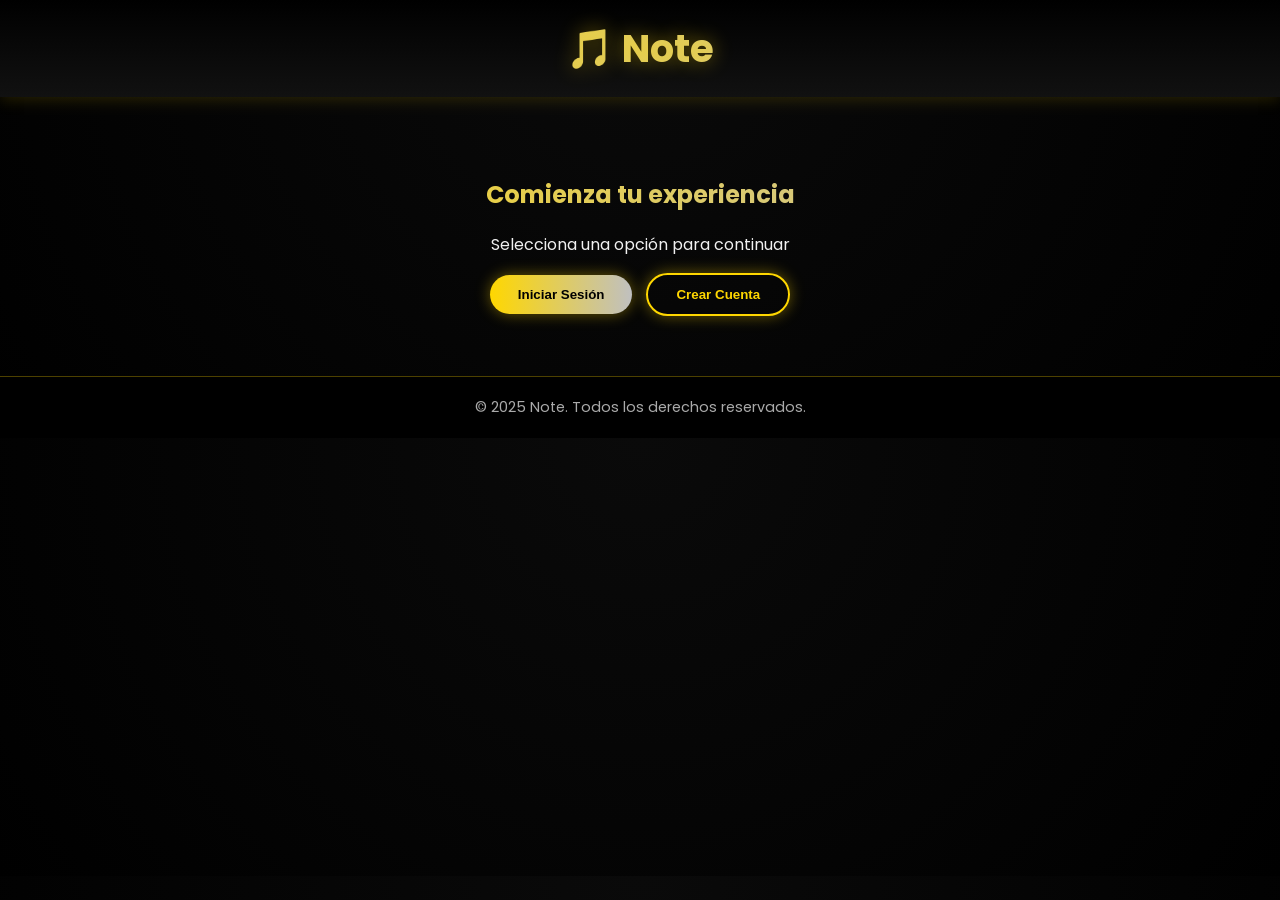
<file: acceso.html>
<!DOCTYPE html>
<html lang="es">
<head>
    <meta charset="UTF-8">
    <title>Acceso</title>
    <link rel="stylesheet" href="style.css">
</head>
<body>

  

<header>
    <h1 style="cursor: pointer;" onclick="window.location.href='index.html'">🎵 Note</h1>
</header>

<section class="contenido">

    <h2>Comienza tu experiencia</h2>
    <p>Selecciona una opción para continuar</p>

    <button onclick="window.location.href='login.html'">Iniciar Sesión</button>

    <button class="secundario" onclick="window.location.href='register.html'">
        Crear Cuenta
    </button>

</section>

<footer>
    © 2025 Note. Todos los derechos reservados.
</footer>

</body>
</html>
</file>
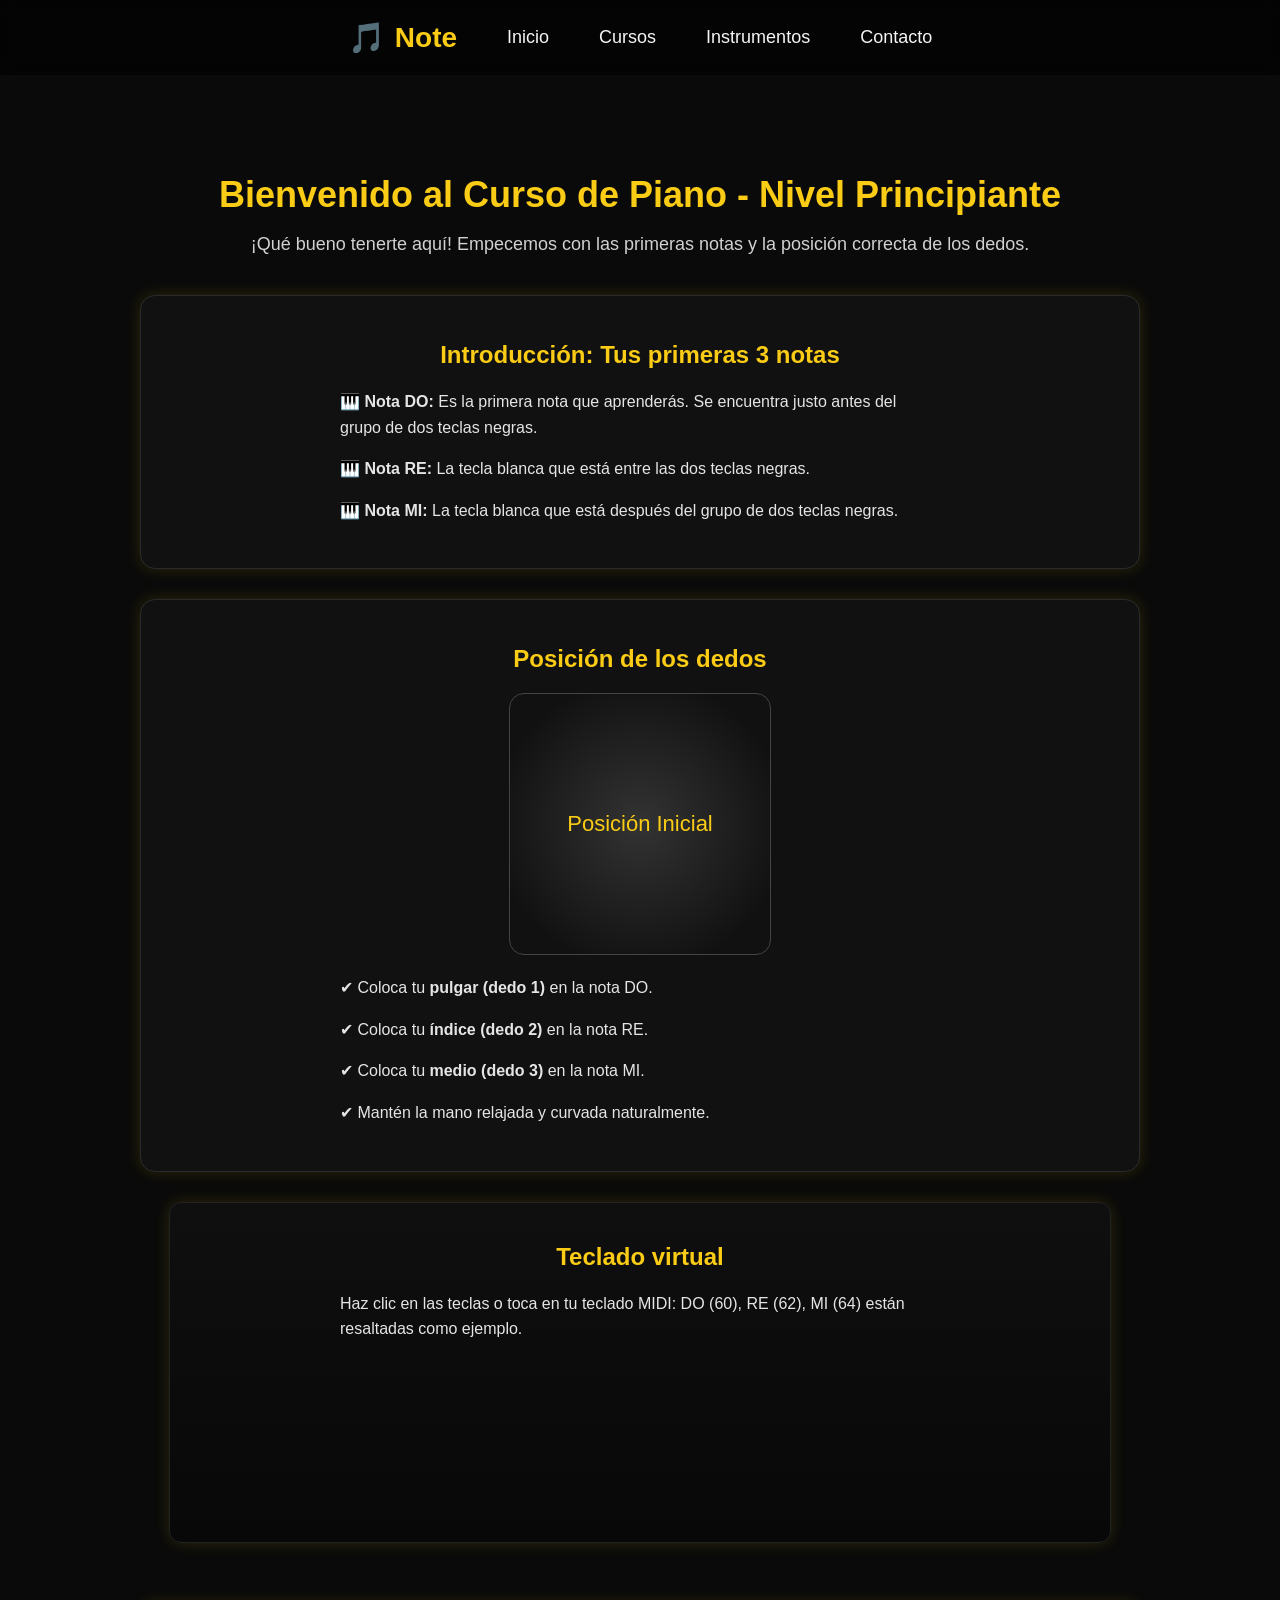
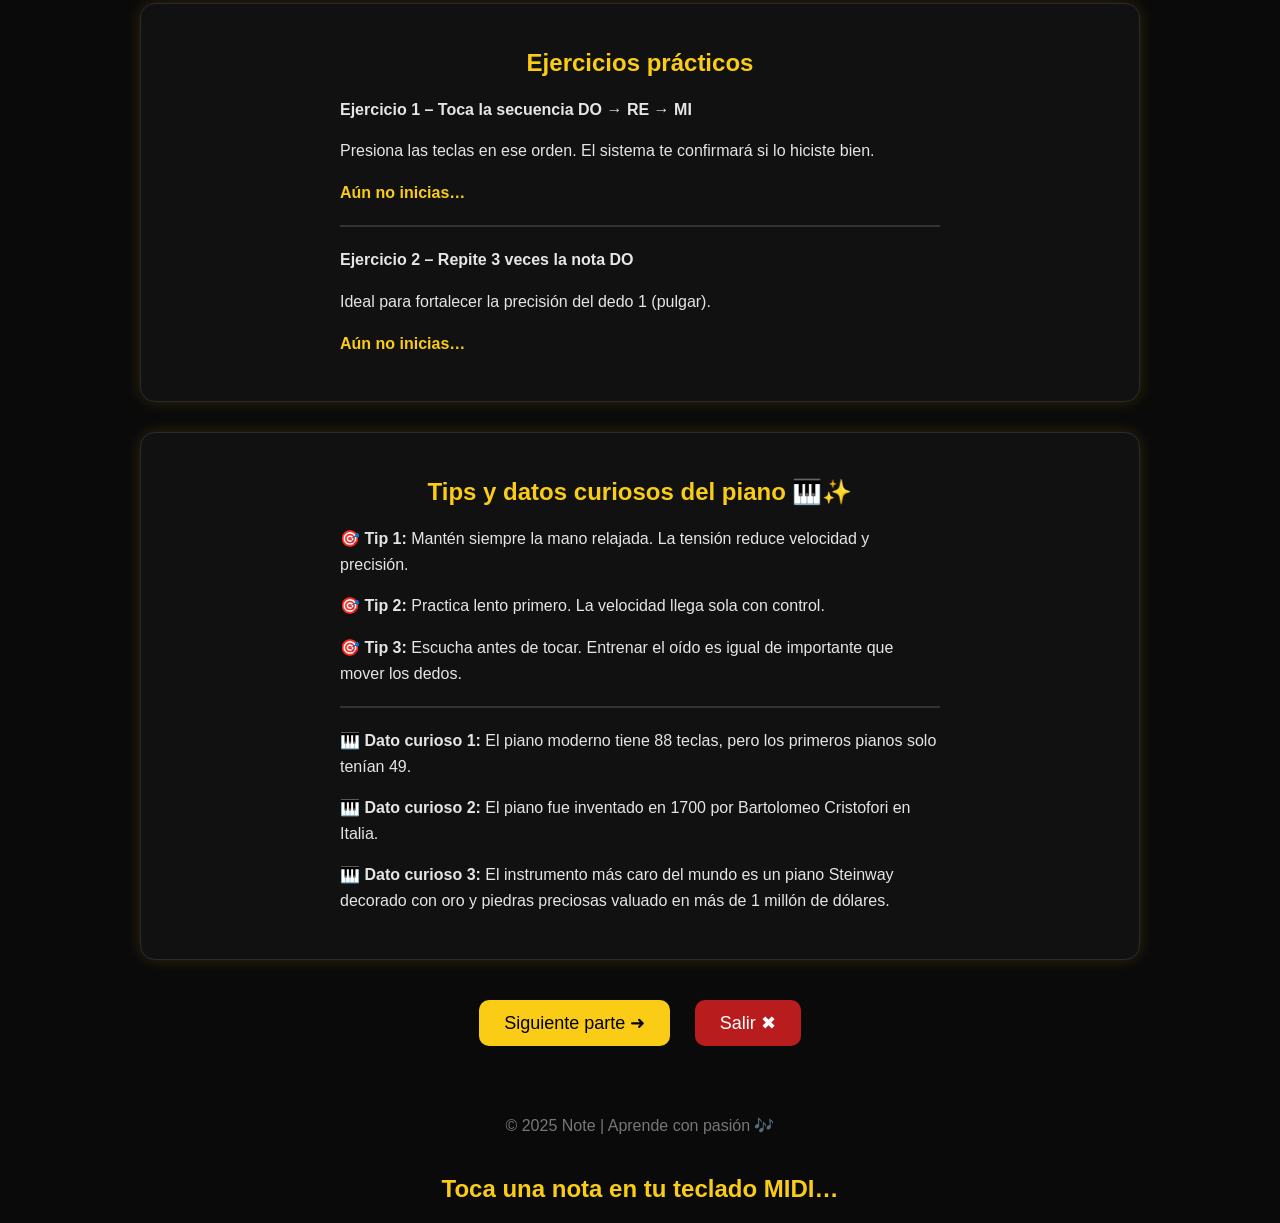
<file: boceto.html>
<!DOCTYPE html>
<html lang="es">
<head>
  <meta charset="UTF-8" />
  <meta name="viewport" content="width=device-width, initial-scale=1.0" />
  <title>Note | Nivel Principiante</title>
  <style>
    body {
      margin: 0;
      font-family: Arial, sans-serif;
      background: #0a0a0a;
      color: white;
    }

    /* NAVBAR */
    header {
      width: 100%;
      padding: 20px 0;
      background: rgba(0, 0, 0, 0.6);
      backdrop-filter: blur(6px);
      position: fixed;
      top: 0;
      left: 0;
      z-index: 10;
      display: flex;
      justify-content: center;
    }

    nav {
      display: flex;
      align-items: center;
      gap: 50px;
    }

    .logo {
      font-size: 28px;
      font-weight: bold;
      color: #facc15;
      display: flex;
      align-items: center;
      gap: 10px;
    }

    .logo span {
      font-size: 30px;
    }

    nav a {
      text-decoration: none;
      color: #f5f5f5;
      font-size: 18px;
      transition: 0.3s;
    }

    nav a:hover {
      color: #facc15;
    }

    /* SECCIÓN PRINCIPIANTE */
    .container {
      padding-top: 150px;
      max-width: 1000px;
      margin: auto;
      text-align: center;
    }

    h1 {
      font-size: 36px;
      color: #facc15;
      margin-bottom: 10px;
    }

    .sub {
      color: #d1d1d1;
      font-size: 18px;
      margin-bottom: 40px;
    }

    .card {
      background: #111111;
      border: 1px solid #2b2b2b;
      padding: 25px;
      border-radius: 15px;
      box-shadow: 0 0 15px rgba(255, 215, 0, 0.15);
      margin-bottom: 30px;
    }

    .card h2 {
      color: #facc15;
      margin-bottom: 15px;
    }

    .finger-diagram {
      width: 260px;
      height: 260px;
      border-radius: 15px;
      background: radial-gradient(circle, #333 0%, #111 80%);
      margin: 20px auto;
      display: flex;
      justify-content: center;
      align-items: center;
      color: #facc15;
      font-size: 22px;
      border: 1px solid #444;
    }

    .steps {
      text-align: left;
      max-width: 600px;
      margin: 20px auto;
      line-height: 1.6;
      color: #e5e5e5;
    }

    footer {
      margin-top: 50px;
      text-align: center;
      padding: 20px;
      color: #777;
    }

    /* TECLADO VIRTUAL */
    .piano-wrap {
      margin: 20px auto 60px;
      max-width: 900px;
      background: linear-gradient(180deg,#0f0f0f,#080808);
      padding: 20px;
      border-radius: 12px;
      border: 1px solid #222;
    }

    .piano {
      user-select: none;
      position: relative;
      height: 160px;
      display: flex;
      align-items: flex-end;
      justify-content: center;
      gap: 0;
      margin: 0 auto;
      width: 100%;
      max-width: 820px;
    }

    .key {
      width: calc(100% / 14);
      height: 160px;
      background: white;
      border: 1px solid #ccc;
      box-sizing: border-box;
      border-bottom-left-radius: 6px;
      border-bottom-right-radius: 6px;
      position: relative;
      z-index: 1;
      display:flex;
      align-items:flex-end;
      justify-content:center;
      padding-bottom:8px;
      color:#111;
      font-weight:bold;
    }

    .key.active {
      background: #facc15;
      color:#0a0a0a;
      box-shadow: 0 6px 18px rgba(250,204,21,0.25) inset;
    }

    .black {
      width: calc(100% / 21);
      height: 100px;
      background: #111;
      position: absolute;
      z-index: 2;
      margin-left: -calc((100% / 21) / 2);
      border-radius: 4px;
      color: #fff;
      display:flex;
      align-items:flex-end;
      justify-content:center;
      padding-bottom:8px;
      font-weight:bold;
    }

    .black.active {
      background: #facc15;
      color:#0a0a0a;
      box-shadow: 0 6px 18px rgba(250,204,21,0.25) inset;
    }

    /* etiquetas */
    .key span, .black span{
      font-size:12px;
      opacity:0.9;
    }

    /* Responsive */
    @media (max-width:600px){
      .piano {height:120px}
      .key{height:120px}
      .black{height:75px}
    }
  </style>
</head>
<body>

  <header>
    <nav>
      <div class="logo">
        <span>🎵</span> Note
      </div>
      <a href="#">Inicio</a>
      <a href="#">Cursos</a>
      <a href="#">Instrumentos</a>
      <a href="#">Contacto</a>
    </nav>
  </header>

  <div class="container">
    <h1>Bienvenido al Curso de Piano - Nivel Principiante</h1>
    <p class="sub">¡Qué bueno tenerte aquí! Empecemos con las primeras notas y la posición correcta de los dedos.</p>

    <div class="card">
      <h2>Introducción: Tus primeras 3 notas</h2>
      <div class="steps">
        <p><strong>🎹 Nota DO:</strong> Es la primera nota que aprenderás. Se encuentra justo antes del grupo de dos teclas negras.</p>
        <p><strong>🎹 Nota RE:</strong> La tecla blanca que está entre las dos teclas negras.</p>
        <p><strong>🎹 Nota MI:</strong> La tecla blanca que está después del grupo de dos teclas negras.</p>
      </div>
    </div>

    <div class="card">
      <h2>Posición de los dedos</h2>
      <div class="finger-diagram">Posición Inicial</div>

      <div class="steps">
        <p>✔ Coloca tu <strong>pulgar (dedo 1)</strong> en la nota DO.</p>
        <p>✔ Coloca tu <strong>índice (dedo 2)</strong> en la nota RE.</p>
        <p>✔ Coloca tu <strong>medio (dedo 3)</strong> en la nota MI.</p>
        <p>✔ Mantén la mano relajada y curvada naturalmente.</p>
      </div>
    </div>

    <!-- Teclado virtual -->
    <div class="piano-wrap card">
      <h2>Teclado virtual</h2>
      <p class="steps">Haz clic en las teclas o toca en tu teclado MIDI: DO (60), RE (62), MI (64) están resaltadas como ejemplo.</p>

      <div class="piano" id="piano"></div>
    </div>

    <!-- Ejercicios prácticos -->
    <div class="card">
      <h2>Ejercicios prácticos</h2>
      <div class="steps">
        <p><strong>Ejercicio 1 – Toca la secuencia DO → RE → MI</strong></p>
        <p>Presiona las teclas en ese orden. El sistema te confirmará si lo hiciste bien.</p>
        <p id="ej1-estado" style="color:#facc15; font-weight:bold; margin-top:10px;">Aún no inicias…</p>
        <hr style="border:1px solid #333; margin:20px 0;">

        <p><strong>Ejercicio 2 – Repite 3 veces la nota DO</strong></p>
        <p>Ideal para fortalecer la precisión del dedo 1 (pulgar).</p>
        <p id="ej2-estado" style="color:#facc15; font-weight:bold; margin-top:10px;">Aún no inicias…</p>
      </div>
    </div>

    <!-- Tips y datos curiosos -->
    <div class="card">
      <h2>Tips y datos curiosos del piano 🎹✨</h2>
      <div class="steps">
        <p><strong>🎯 Tip 1:</strong> Mantén siempre la mano relajada. La tensión reduce velocidad y precisión.</p>
        <p><strong>🎯 Tip 2:</strong> Practica lento primero. La velocidad llega sola con control.</p>
        <p><strong>🎯 Tip 3:</strong> Escucha antes de tocar. Entrenar el oído es igual de importante que mover los dedos.</p>
        <hr style="border:1px solid #333; margin:20px 0;">
        <p><strong>🎹 Dato curioso 1:</strong> El piano moderno tiene 88 teclas, pero los primeros pianos solo tenían 49.</p>
        <p><strong>🎹 Dato curioso 2:</strong> El piano fue inventado en 1700 por Bartolomeo Cristofori en Italia.</p>
        <p><strong>🎹 Dato curioso 3:</strong> El instrumento más caro del mundo es un piano Steinway decorado con oro y piedras preciosas valuado en más de 1 millón de dólares.</p>
      </div>
    </div>

    <!-- Botones navegación -->
    <div style="margin:40px auto; text-align:center;">
      <button id="btn-next" style="padding:12px 25px; font-size:18px; background:#facc15; border:none; border-radius:10px; cursor:pointer; margin-right:20px;">Siguiente parte ➜</button>
      <button id="btn-exit" style="padding:12px 25px; font-size:18px; background:#b91c1c; color:white; border:none; border-radius:10px; cursor:pointer;">Salir ✖</button>
    </div>

  <footer>
      © 2025 Note | Aprende con pasión 🎶
    </footer>
  </div>

  <h2 id="nota-detectada" style="color:#facc15; margin-top:20px; text-align:center;">
    Toca una nota en tu teclado MIDI…
  </h2>

  <script>
    /* ---------- UTILIDADES MIDI & AUDIO ---------- */
    const notaToName = {
      60: 'DO', 61:'DO#', 62: 'RE',63:'RE#',64:'MI',65:'FA',66:'FA#',67:'SOL',68:'SOL#',69:'LA',70:'LA#',71:'SI'
    };

    // WebAudio para generar tonos simples
    const audioCtx = new (window.AudioContext || window.webkitAudioContext)();
    function midiToFreq(m){
      return 440 * Math.pow(2, (m - 69) / 12);
    }

    function playMidiNote(midi, duration = 0.6){
      const osc = audioCtx.createOscillator();
      const gain = audioCtx.createGain();
      osc.type = 'sine';
      osc.frequency.value = midiToFreq(midi);
      gain.gain.setValueAtTime(0, audioCtx.currentTime);
      gain.gain.linearRampToValueAtTime(0.2, audioCtx.currentTime + 0.01);
      gain.gain.exponentialRampToValueAtTime(0.001, audioCtx.currentTime + duration);
      osc.connect(gain);
      gain.connect(audioCtx.destination);
      osc.start();
      osc.stop(audioCtx.currentTime + duration + 0.02);
    }

    /* ---------- CREAR TECLAS DEL TECLADO ---------- */
    const pianoEl = document.getElementById('piano');
    // Construiremos desde C4 (midi 60) hasta B4 (71) -> 12 notas blancas/negra distribuidas
    const whiteOrder = [60,62,64,65,67,69,71]; // DO RE MI FA SOL LA SI
    const blackOrder = [61,63,null,66,68,70,null];

    // Create white keys
    whiteOrder.forEach((midi, i) => {
      const key = document.createElement('div');
      key.classList.add('key');
      key.dataset.midi = midi;
      key.innerHTML = '<span>' + (notaToName[midi] || midi) + '</span>';
      key.addEventListener('mousedown', () => { triggerKey(midi); });
      pianoEl.appendChild(key);
    });

    // Position black keys absolutely
    const whiteKeys = pianoEl.querySelectorAll('.key');
    whiteKeys.forEach((wkey, i) => {
      const midiBlack = blackOrder[i];
      if (midiBlack) {
        const b = document.createElement('div');
        b.classList.add('black');
        b.style.left = calc(${(i + 0.5) * (100/7)}%);
        b.dataset.midi = midiBlack;
        b.innerHTML = '<span>' + (notaToName[midiBlack] || midiBlack) + '</span>';
        b.addEventListener('mousedown', () => { triggerKey(midiBlack); });
        pianoEl.appendChild(b);
      }
    });

    function highlightKey(midi){
      // busca key blanco o negro con ese midi
      const el = pianoEl.querySelector('[data-midi="'+midi+'"]');
      if(!el) return;
      el.classList.add('active');
      setTimeout(()=> el.classList.remove('active'), 300);
    }

    function triggerKey(midi){
      playMidiNote(midi);
      highlightKey(midi);
      // Si es DO/RE/MI mostramos texto
      if([60,62,64].includes(midi)){
        document.getElementById('nota-detectada').textContent = 'Has tocado: ' + (notaToName[midi] || midi) + ' 🎵';
      }
    }

    /* ---------- WEB MIDI INTEGRACIÓN ---------- */
    if (navigator.requestMIDIAccess) {
      navigator.requestMIDIAccess().then(onMIDISuccess, onMIDIFailure);
    } else {
      console.warn("Tu navegador no soporta WebMIDI.");
    }

    function onMIDISuccess(midiAccess) {
      for (let input of midiAccess.inputs.values()) {
        input.onmidimessage = (msg) => {
          const [cmd, note, vel] = msg.data;
          // Nota ON
          if (cmd === 144 && vel > 0) {
            triggerKey(note);
          }
        };
      }
    }

    function onMIDIFailure() {
      console.log("No se pudo acceder al dispositivo MIDI.");
    }

    /* Soporte teclado físico del PC (opcional) */
    const keyMap = {
      // teclas del teclado QWERTY -> notas
      'a':60, 'w':61, 's':62, 'e':63, 'd':64, 'f':65, 't':66, 'g':67, 'y':68, 'h':69, 'u':70, 'j':71
    };

    window.addEventListener('keydown', (e)=>{
      if(e.repeat) return;
      const midi = keyMap[e.key];
      if(midi) triggerKey(midi);
    });

  </script>

</body>
</html>
</file>
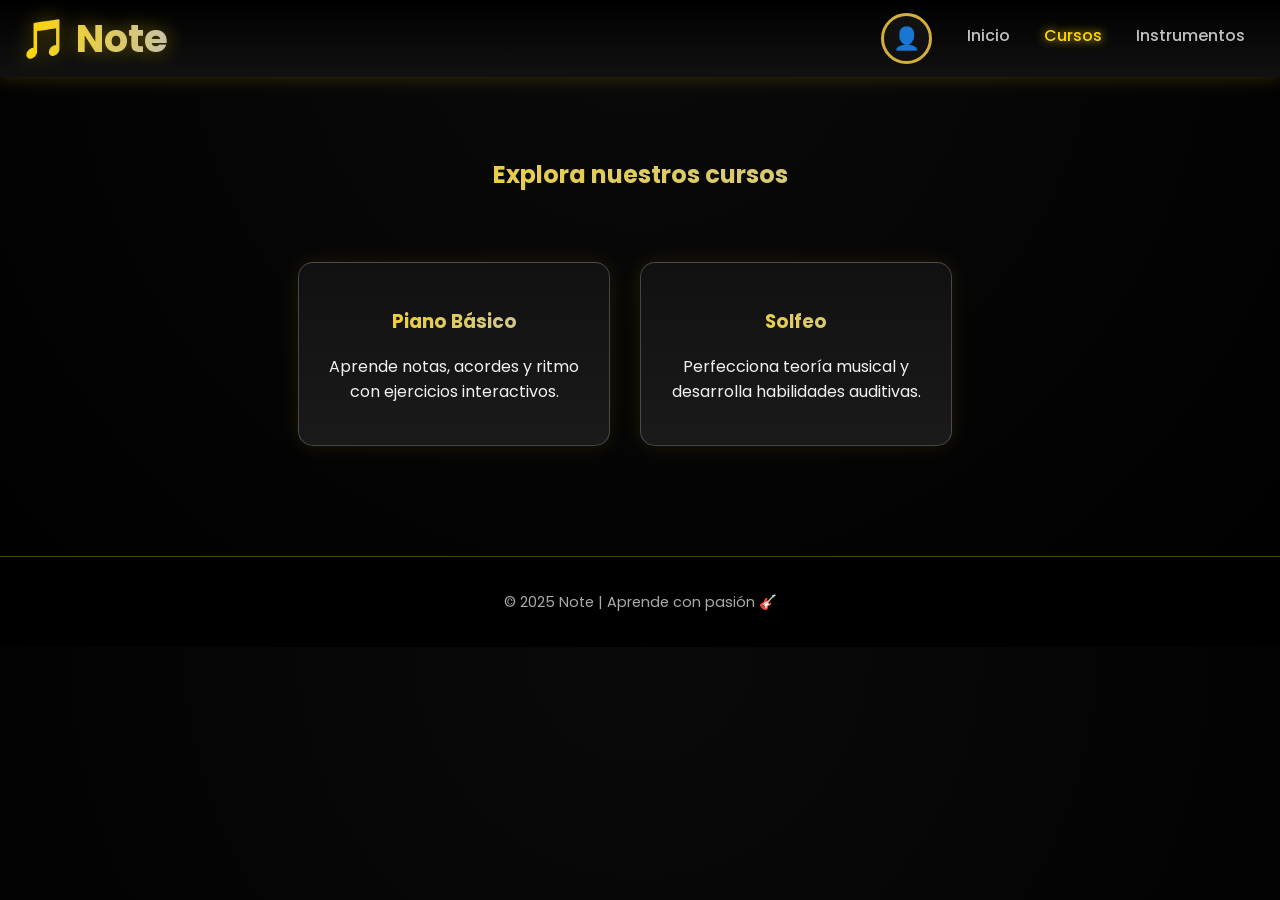
<file: cursos.html>
<!DOCTYPE html>
<html lang="es">
<head>
  <meta charset="UTF-8">
  <meta name="viewport" content="width=device-width, initial-scale=1.0">
  <title>Cursos | Note</title>
  <link rel="stylesheet" href="style.css">

  <style>
    /* ICONO DE USUARIO */
    .usuario-box {
      margin-left: auto;
      margin-right: 20px;
      display: flex;
      align-items: center;
      cursor: pointer;
    }

    .usuario-icono {
      width: 45px;
      height: 45px;
      border-radius: 50%;
      border: 3px solid #d4af37; 
      display: flex;
      justify-content: center;
      align-items: center;
      font-size: 22px;
      background-color: #111;
      color: white;
    }

    header {
      display: flex;
      align-items: center;
      padding: 10px 20px;
    }

    header h1 {
      cursor: pointer;
      margin: 0;
    }
  </style>
</head>

<body>



<header>
    <!--NOMBRE CLICKABLE-->
    <h1 onclick="window.location.href='index.html'">🎵 Note</h1>

    <!-- ICONO DEL USUARIO -->
    <div class="usuario-box" onclick="window.location.href='perfil.html'">
      <div class="usuario-icono">👤</div>
    </div>

    <nav>
      <ul>
        <li><a href="index.html">Inicio</a></li>
        <li><a href="cursos.html" class="active">Cursos</a></li>
        <li><a href="instrumentos.html">Instrumentos</a></li>
      </ul>
    </nav>
</header>

<main class="contenido">
  <h2>Explora nuestros cursos</h2>

  <div class="cards">
    <div class="card">
      <a href="piano1.html" style="text-decoration:none; color:inherit;">
      <h3>Piano Básico</h3>
      <p>Aprende notas, acordes y ritmo con ejercicios interactivos.</p>
      </a>
    </div>

    <div class="card">
      <a href="solfeo.html"  style="text-decoration:none; color:inherit;">
      <h3>Solfeo</h3>
      <p>Perfecciona teoría musical y desarrolla habilidades auditivas.</p>
    </div>
  </div>
</main>

<footer>
  <p>© 2025 Note | Aprende con pasión 🎸</p>
</footer>


<script>
const logueado = localStorage.getItem("logueado");

if (logueado === "1") {
    const itemInicio = document.querySelector("nav ul li:first-child");
    if (itemInicio) itemInicio.style.display = "none";
}
</script>

</body>
</html>
</file>
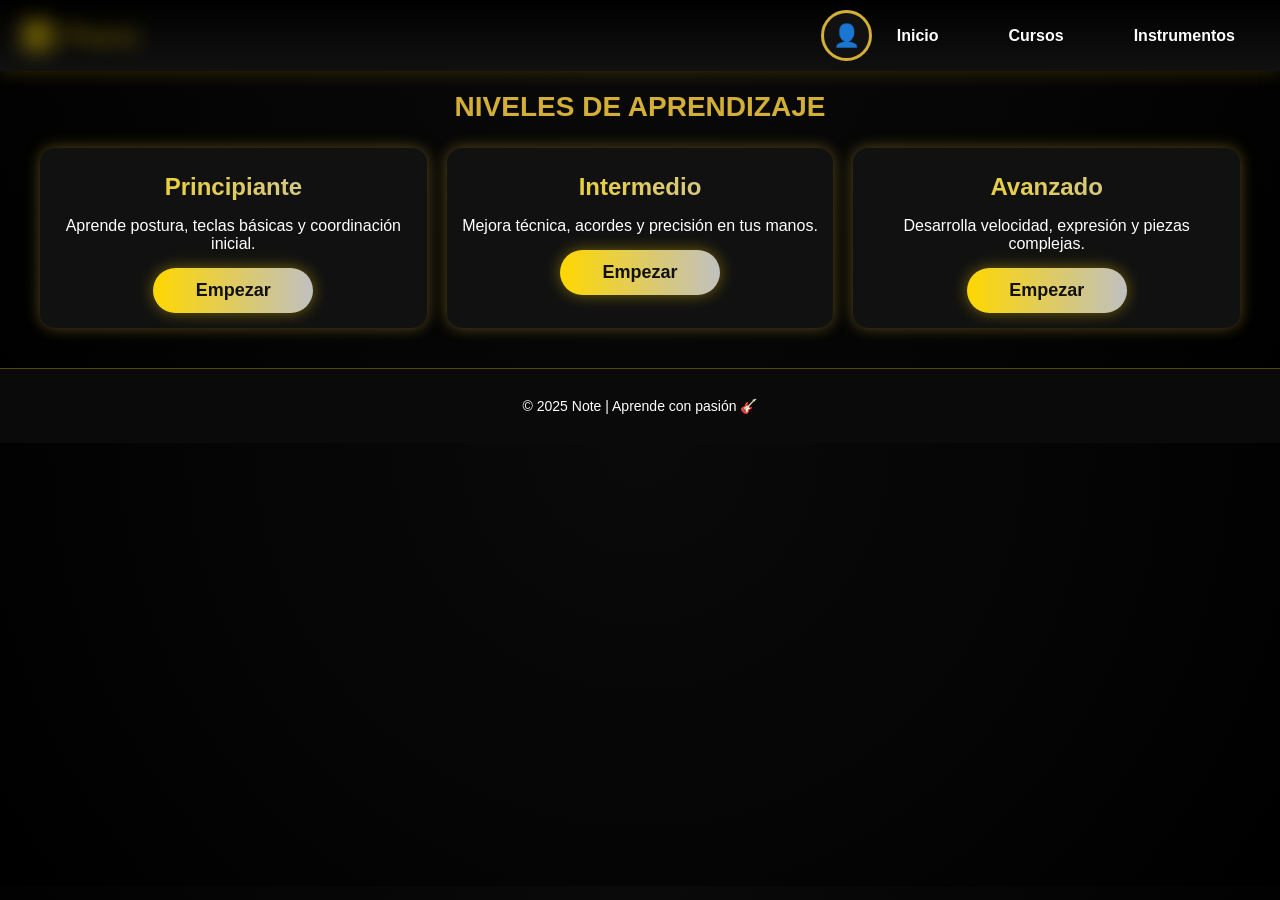
<file: piano1.html>
<!DOCTYPE html>
<html lang="es">
<head>
<meta charset="UTF-8">
<meta name="viewport" content="width=device-width, initial-scale=1.0">
<title>Piano - Note</title>
<link rel="stylesheet" href="style.css">

<style>
    body {
        background-color: #000;
        color: #fff;
        font-family: 'Arial', sans-serif;
        margin: 0;
        padding: 0;
    }

    /* HEADER */
    header {
        display: flex;
        align-items: center;
        justify-content: space-between;
        padding: 10px 20px;
        background-color: #0a0a0a;
    }

    /* LOGO Y TITULO */
    .logo-titulo {
        display: flex;
        align-items: center;
        cursor: pointer;
        gap: 10px;
    }

    .logo-titulo h1 {
        margin: 0;
        font-size: 28px;
        color: #d4af37;
        background: none;
    }

    /* ICONO DE USUARIO */
    .usuario-box {
        margin-left: auto;
        display: flex;
        align-items: center;
        cursor: pointer;
    }

    .usuario-icono {
        width: 45px;
        height: 45px;
        border-radius: 50%;
        border: 3px solid #d4af37;
        display: flex;
        justify-content: center;
        align-items: center;
        font-size: 22px;
        background-color: #111;
        color: white;
    }

    /* NAV */
    nav ul {
        display: flex;
        list-style: none;
        gap: 20px;
        margin: 0;
        padding: 0;
    }

    nav ul li a {
        color: #fff;
        font-weight: bold;
        padding: 5px 10px;
        border-radius: 5px;
    }

    nav ul li a.active,
    nav ul li a:hover {
        background-color: #d4af37;
        color: #111;
    }

    /* CONTENEDOR PRINCIPAL */
    .contenedor {
        max-width: 1200px;
        margin: 20px auto;
        padding: 0 20px;
    }

    .titulo-seccion {
        font-size: 28px;
        font-weight: bold;
        margin-bottom: 25px;
        text-align: center;
        color: #d4af37;
    }

    /* TARJETAS */
    .tarjetas {
        display: grid;
        grid-template-columns: repeat(auto-fit, minmax(280px, 1fr));
        gap: 20px;
    }

    .tarjeta {
        background-color: #111;
        border-radius: 15px;
        padding: 15px;
        box-shadow: 0 0 15px rgba(212, 175, 55, 0.4);
        transition: transform 0.3s, box-shadow 0.3s;
    }

    .tarjeta:hover {
        transform: translateY(-5px);
        box-shadow: 0 0 25px rgba(212, 175, 55, 0.7);
    }

    .tarjeta img {
        width: 100%;
        border-radius: 10px;
        margin-bottom: 10px;
    }

    .tarjeta h2 {
        color: #d4af37;
        margin: 10px 0 5px 0;
        text-align: center;
    }

    .tarjeta p {
        text-align: center;
        margin-bottom: 15px;
    }

    .boton-empezar {
        display: block;
        width: 160px;
        margin: 0 auto;
        padding: 12px 0;
        background-color: #d4af37;
        color: #111;
        border: none;
        border-radius: 25px;
        font-size: 18px;
        font-weight: bold;
        cursor: pointer;
        transition: background-color 0.3s;
    }

    .boton-empezar:hover {
        background-color: #b8962f;
    }

    footer {
        text-align: center;
        padding: 15px 0;
        background-color: #0a0a0a;
        color: #fff;
        margin-top: 40px;
        font-size: 14px;
    }
</style>
</head>
<body>


<header>
    <div class="logo-titulo" onclick="window.location.href='index.html'">
        <h1>🎹 Piano</h1>
    </div>

    <div class="usuario-box" onclick="window.location.href='perfil.html'">
        <div class="usuario-icono">👤</div>
    </div>

    <nav>
        <ul>
            <li><a href="index.html">Inicio</a></li>
            <li><a href="cursos.html">Cursos</a></li>
            <li><a href="instrumentos.html">Instrumentos</a></li>
        </ul>
    </nav>
</header>

<div class="contenedor">
    <div class="titulo-seccion">NIVELES DE APRENDIZAJE</div>

    <div class="tarjetas">
        <div class="tarjeta">
            
            <h2>Principiante</h2>
            <p>Aprende postura, teclas básicas y coordinación inicial.</p>
<button class="boton-empezar" onclick="window.location.href='Principiante.html'">Empezar</button>
        </div>

        <div class="tarjeta">
            
            <h2>Intermedio</h2>
            <p>Mejora técnica, acordes y precisión en tus manos.</p>
            <button class="boton-empezar" onclick="alert('Aún no puedes entrar a este nivel hasta que finalices el primer nivel')">Empezar</button>
        </div>

        <div class="tarjeta">
            
            <h2>Avanzado</h2>
            <p>Desarrolla velocidad, expresión y piezas complejas.</p>
            <button class="boton-empezar" onclick="alert('Aún no puedes entrar a este nivel hasta que finalices el primer nivel')">Empezar</button>
        </div>
    </div>
</div>

<footer>
    <p>© 2025 Note | Aprende con pasión 🎸</p>
</footer>

<script>
const logueado = localStorage.getItem("logueado");
if (logueado === "1") {
    const itemInicio = document.querySelector("nav ul li:first-child");
    if (itemInicio) itemInicio.style.display = "none";
}
</script>

</body>
</html>
</file>
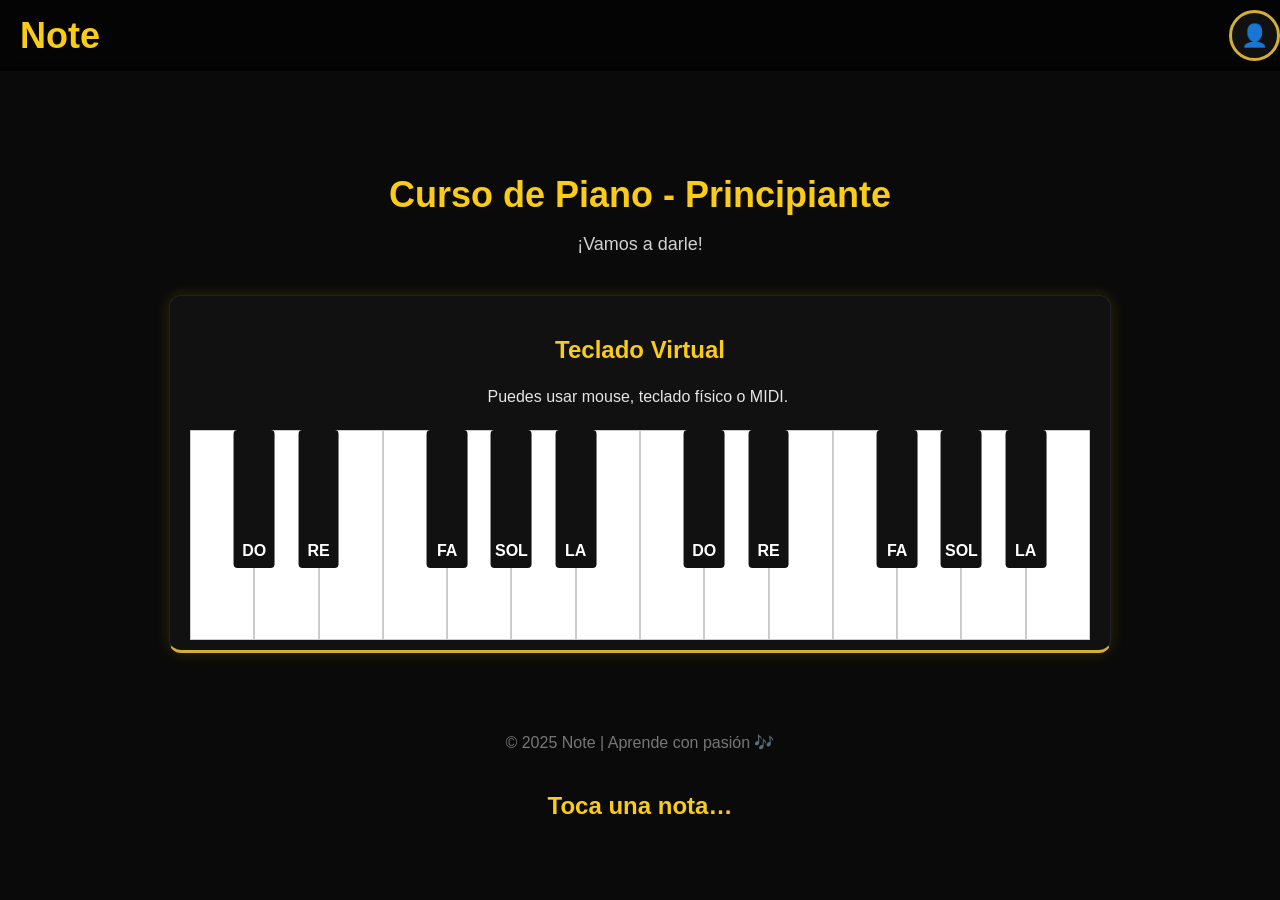
<file: principiante.html>
<!DOCTYPE html>
<html lang="es">
<head>
  <meta charset="UTF-8" />
  <meta name="viewport" content="width=device-width, initial-scale=1.0" />
  <title>Note | Nivel Principiante</title>


</head>
<head>
  <style>
    body { margin:0; font-family:Arial,sans-serif; background:#0a0a0a; color:white; }
    header { width:100%; padding:20px 0; background:rgba(0,0,0,0.6); backdrop-filter:blur(6px); position:fixed; top:0; left:0; z-index:10; display:flex; justify-content:center;}
    nav { display:flex; align-items:center; gap:50px; }
    .logo { font-size:28px; font-weight:bold; color:#facc15; display:flex; align-items:center; gap:10px; }
    .logo span { font-size:30px; }
    nav a { text-decoration:none; color:#f5f5f5; font-size:18px; transition:0.3s; }
    nav a:hover { color:#facc15; }

    .container { padding-top:150px; max-width:1000px; margin:auto; text-align:center; }
    h1 { font-size:36px; color:#facc15; margin-bottom:10px; }
    .sub { color:#d1d1d1; font-size:18px; margin-bottom:40px; }
    .card { background:#111; border:1px solid #2b2b2b; padding:25px; border-radius:15px; box-shadow:0 0 15px rgba(255,215,0,0.15); margin-bottom:30px; }
    .card h2 { color:#facc15; margin-bottom:15px; }
    .steps { text-align:left; max-width:305px; margin:20px auto; line-height:1.6; color:#e5e5e5; }
    footer { margin-top:50px; text-align:center; padding:20px; color:#777; }

    /* TECLADO */
    .piano-wrap { margin:20px auto 60px; max-width:900px; background: linear-gradient #0f0f0f; padding:20px; border-radius:12px; border:1px solid #222; border-bottom: 3px solid #d4af37;}
    .piano { position:relative; height:200px; display:flex; justify-content:center; }
    
    .key {
      width:calc(100% / 14);
      height:200px;
      background:white;
      border:1px solid #ccc;
      position:relative;
      z-index:1;
      display:flex;
      justify-content:center;
      align-items:flex-end;
      padding-bottom:8px;
      font-weight:bold;
      transition:0.1s;
    }
    
    .black {
      width:calc(100% / 22);
      height:130px;
      background:#111;
      position:absolute;
      z-index:2;
      border-radius:4px;
      color:#fff;
      display:flex;
      align-items:flex-end;
      justify-content:center;
      padding-bottom:8px;
      font-weight:bold;
      transform:translateX(-50%);
      transition:0.1s;
    }

    .key.active, .black.active {
      background:#facc15 !important;
      color:#0a0a0a;
      transform:translateY(4px) scale(0.97);
      box-shadow:0 0 20px rgba(250,204,21,0.6);
    }
  </style>
</head>
<body>

<header>
    <!--NOMBRE CLICKABLE-->
    <h1 onclick="window.location.href='Cursos.html'"> Note</h1>

    <!-- ICONO DEL USUARIO -->
    <div class="usuario-box" onclick="window.location.href='perfil.html'">
      <div class="usuario-icono">👤</div>
    </div>

 
</header>

<div class="container">
  <h1>Curso de Piano - Principiante</h1>
  <p class="sub">¡Vamos a darle! </p>

  <div class="piano-wrap card">
    <h2>Teclado Virtual </h2>
    <p class="steps">          Puedes usar mouse, teclado físico o MIDI.</p>
    <div class="piano" id="piano"></div>
  </div>

  <footer>© 2025 Note | Aprende con pasión 🎶</footer>
</div>

<h2 id="nota-detectada" style="color:#facc15; margin-top:20px; text-align:center;">Toca una nota…</h2>

<script>
  const notaToName = {60:'DO',61:'DO',62:'RE',63:'RE',64:'MI',65:'FA',66:'FA',67:'SOL',68:'SOL',69:'LA',70:'LA',71:'SI',72:'DO',73:'DO',74:'RE',75:'RE',76:'MI',77:'FA',78:'FA',79:'SOL',80:'SOL',81:'LA',82:'LA',83:'SI'};

  // AUDIO
  const audioCtx = new (window.AudioContext || window.webkitAudioContext)();
  function midiToFreq(m){ return 440 * Math.pow(2,(m-69)/12); }
  function playPiano(midi){


    //con esto genera el sonido en piano simple|
    const osc = audioCtx.createOscillator();
    const gain = audioCtx.createGain();
    const filter = audioCtx.createBiquadFilter();

    osc.type='triangle';
    filter.type='lowpass';
    filter.frequency.value=3000;

    osc.frequency.value=midiToFreq(midi);
    gain.gain.setValueAtTime(0,audioCtx.currentTime);
    gain.gain.linearRampToValueAtTime(0.4,audioCtx.currentTime+0.02);
    gain.gain.exponentialRampToValueAtTime(0.001,audioCtx.currentTime+1);

    osc.connect(filter);
    filter.connect(gain);
    gain.connect(audioCtx.destination);


    //filtro y volumen, y se apaga, Cada nota dura 1.1 segundos
    osc.start();
    osc.stop(audioCtx.currentTime+1.1);
  }

  // GENERAR TECLADO
  const piano = document.getElementById('piano');
  const whiteNotes = [];
  const blackNotes = [];

  const blackSet = [1,3,6,8,10];

  for(let midi = 60; midi <= 83; midi++){
    const note = midi % 12;
    const isBlack = blackSet.includes(note);

    if(!isBlack){
      whiteNotes.push(midi);
    } else {
      blackNotes.push(midi);
    }
  }

  // Crear teclas blancas
  whiteNotes.forEach(midi=>{
    const k=document.createElement('div');
    k.classList.add('key');
    k.dataset.midi=midi;
    k.innerHTML='<span>'+notaToName[midi]+'</span>';
    piano.appendChild(k);
  });

  // Crear teclas negras en posiciones correctas
  const whiteKeys = piano.querySelectorAll('.key');
  let blackIndex = 0;

  whiteKeys.forEach((w,i)=>{
    const nextMidi = whiteNotes[i] + 1;
    const note = nextMidi % 12;

    if(blackSet.includes(note) && blackIndex < blackNotes.length){
      const b=document.createElement('div');
      b.classList.add('black');
      b.dataset.midi = blackNotes[blackIndex];
      b.innerHTML='<span>'+notaToName[blackNotes[blackIndex]]+'</span>';
      b.style.left = ((i + 1) * (100 / 14)) + "%";
      piano.appendChild(b);
      blackIndex++;
    }
  });

  // INTERACCIÓN
  function highlight(midi){
    const el = piano.querySelector(`[data-midi="${midi}"]`);
    if(!el) return;
    el.classList.add('active');
    setTimeout(()=>el.classList.remove('active'),200);
  }


  //Toca el sonido:Ilumina la tecla, Muestra el nombre de la nota
  function trigger(midi){
    playPiano(midi);
    highlight(midi);
    document.getElementById('nota-detectada').textContent='Has tocado: '+notaToName[midi]+' 🎵';
  }

  piano.addEventListener('mousedown',e=>{
    if(e.target.dataset.midi) trigger(parseInt(e.target.dataset.midi));
  });

  // TECLADO FÍSICO
  const keyMap={'a':60,'w':61,'s':62,'e':63,'d':64,'f':65,'t':66,'g':67,'y':68,'h':69,'u':70,'j':71,'k':72,'o':73,'l':74};
  window.addEventListener('keydown',e=>{
    if(keyMap[e.key]) trigger(keyMap[e.key]);
  });

  // MIDI


  //Primero vemos si el navegador soporta MIDI:
  if(navigator.requestMIDIAccess){


    //Si sí, pedimos acceso:
    navigator.requestMIDIAccess().then(access=>{

      //Después escuchamos cualquier teclado MIDI conectado:
      for(let input of access.inputs.values()){
        input.onmidimessage = msg=>{

          //Cada tecla MIDI manda 3 datos:
          //por ejemplo Ejemplo real 144 tecla presionada (NOTE ON), 60 MIDI 60 (DO), 100 velocidad/golpe

          const [cmd,note,vel] = msg.data;

          //Luego filtramos solo cuando suenan notas:
          if(cmd===144 && vel>0) trigger(note);
        };

        //Si presionas una tecla en tu teclado MIDI,
         //manda la nota → ejecuta trigger() → suena → se ilumina NO necesita drivers. NO necesita instalar nada. Solo conectar y tocar.


      }
    });
  }
</script>

</body>
</html>



  <style>
    /* ICONO DE USUARIO */
    .usuario-box {
      margin-left: auto;
      margin-right: 20px;
      display: flex;
      align-items: center;
      cursor: pointer;
    }

    .usuario-icono {
      width: 45px;
      height: 45px;
      border-radius: 50%;
      border: 3px solid #d4af37; /* aro dorado */
      display: flex;
      justify-content: center;
      align-items: center;
      font-size: 22px;
      background-color: #111;
      color: white;
    }

    header {
      display: flex;
      align-items: center;
      padding: 10px 20px;
    }

    header h1 {
      cursor: pointer;
      margin: 0;
    }
  </style> 



<script>
navigator.requestMIDIAccess().then(midi => {
  console.log("Entradas MIDI:", midi.inputs.size);
});
</script>
</file>
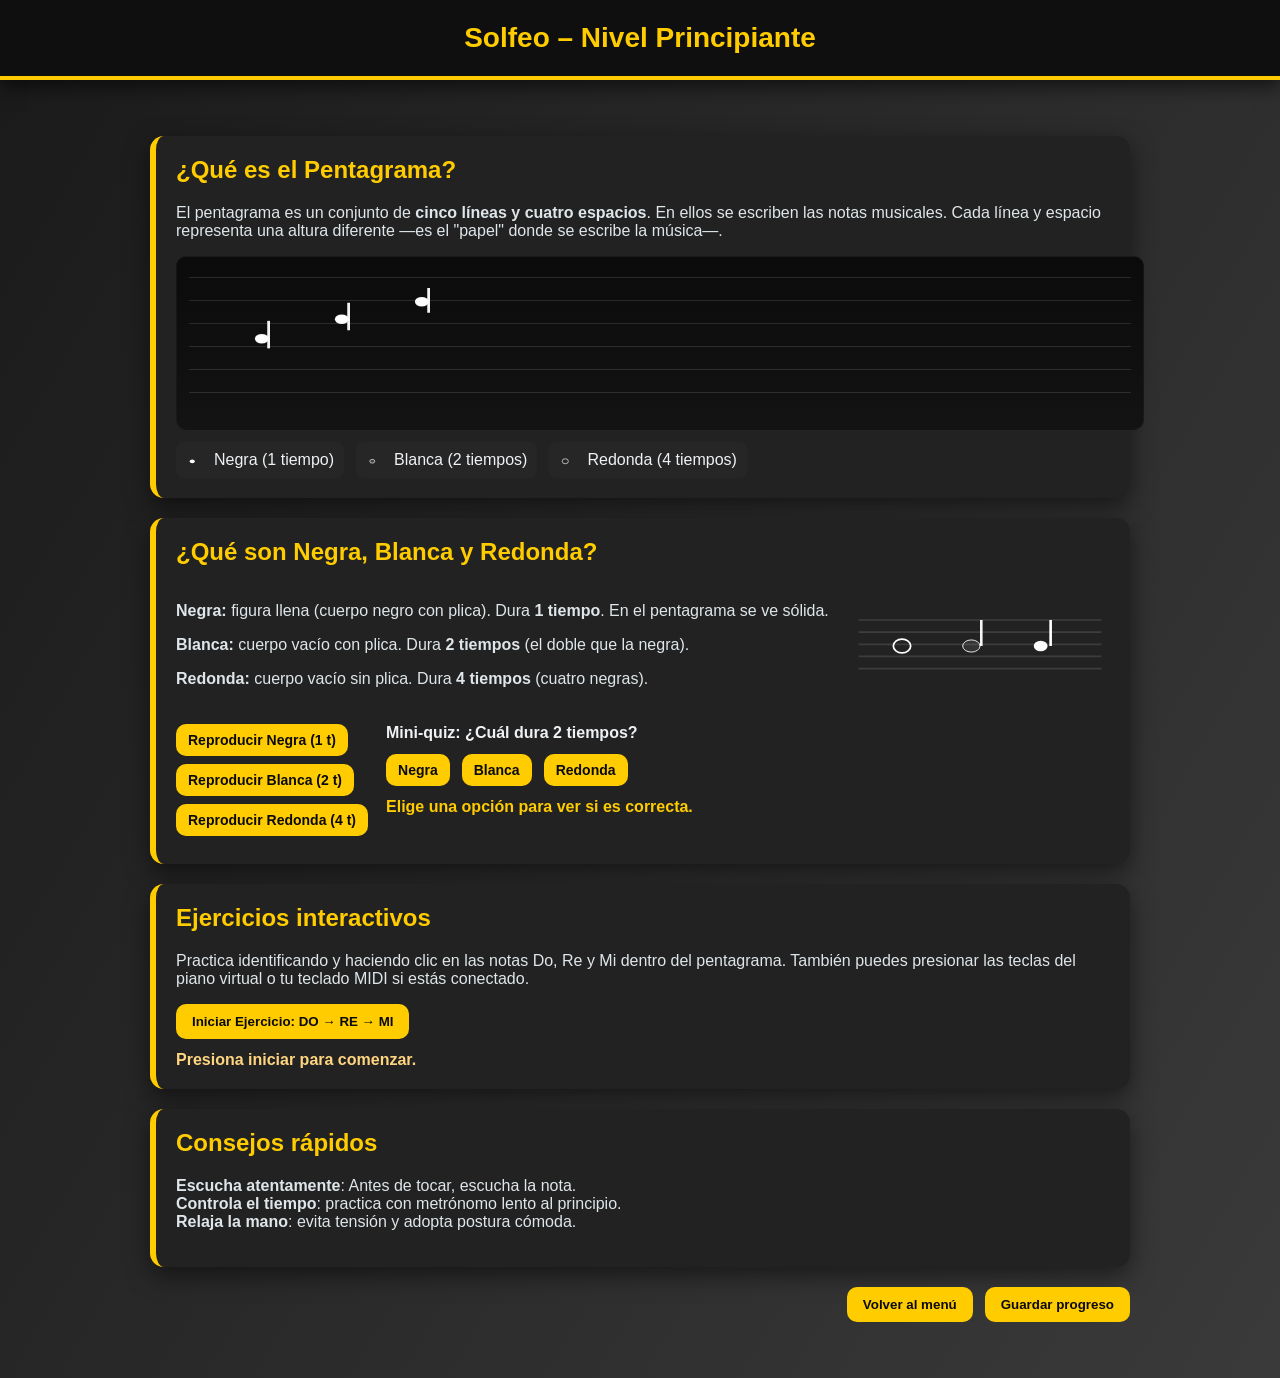
<file: solfeo.html>
<!DOCTYPE html>
<html lang="es">
<head>
  <meta charset="UTF-8" />
  <meta name="viewport" content="width=device-width, initial-scale=1.0" />
  <title>Solfeo para Principiantes</title>
  <style>
    :root{--accent:#ffcc00;--card:#222;--bg1:#1a1a1a;--bg2:#3a3a3a}
    body {
      font-family: Inter, Arial, sans-serif;
      background: linear-gradient(120deg, var(--bg1), var(--bg2));
      color: #eef2f5;
      margin: 0;
      padding: 0;
      -webkit-font-smoothing:antialiased;
    }
    header {
      background: #0f0f0f;
      padding: 22px 16px;
      text-align: center;
      font-size: 28px;
      font-weight: 700;
      color:var(--accent);
      border-bottom: 4px solid var(--accent);
      box-shadow: 0 6px 18px rgba(0,0,0,0.6);
    }
    .container {
      padding: 28px 18px;
      max-width: 980px;
      margin: 28px auto;
    }
    .card {
      background: var(--card);
      padding: 20px;
      margin-bottom: 20px;
      border-radius: 14px;
      border-left: 6px solid var(--accent);
      box-shadow: 0 8px 24px rgba(0,0,0,0.5);
    }
    h2 { color: var(--accent); margin-top:0 }
    p { color:#dfe6ea }
    .row { display:flex; gap:18px; align-items:flex-start; flex-wrap:wrap }
    button, .btn {
      padding: 10px 16px; background:var(--accent); color:#0a0a0a; border:none; border-radius:10px; cursor:pointer; font-weight:600;
    }
    .small { padding:8px 12px; font-size:14px }

    /* Pentagrama interactivo */
    .pentagrama {
      width: 100%;
      height: 140px;
      background: linear-gradient(180deg,#0b0b0b,#131313);
      border-radius: 10px;
      margin-top: 15px;
      position: relative;
      border:1px solid rgba(255,255,255,0.03);
      padding:16px;
    }
    /* Draw staff lines with pseudo-elements */
    .pentagrama::before{
      content:'';
      position:absolute; left:12px; right:12px; top:20px; bottom:20px;
      background-image: linear-gradient(#ffffff 1px, transparent 1px);
      background-size: 100% calc((100% - 40px) / 4);
      opacity:0.12;
      pointer-events:none;
    }

    /* Note SVG containers */
    .nota {
      position:absolute; width:46px; height:46px; cursor:pointer; display:flex; align-items:center; justify-content:center; transition:transform .16s, filter .16s;
    }
    .nota:hover { transform:translateY(-6px); filter:brightness(1.2) }

    /* legend */
    .legend { display:flex; gap:12px; align-items:center; margin-top:12px; flex-wrap:wrap }
    .legend .item{ display:flex; gap:8px; align-items:center; background:rgba(255,255,255,0.02); padding:8px 10px; border-radius:8px }

    /* ejercicios */
    .exercise { display:flex; gap:12px; align-items:center; margin-top:12px; flex-wrap:wrap }
    .result { margin-top:12px; font-weight:700; color:var(--accent) }

    /* responsive */
    @media (max-width:640px){ .row{flex-direction:column} .pentagrama{height:120px} }
  </style>
</head>
<body>
  <header>Solfeo – Nivel Principiante</header>

  <div class="container">

    <div class="card">
      <h2>¿Qué es el Pentagrama?</h2>
      <p>El pentagrama es un conjunto de <b>cinco líneas y cuatro espacios</b>. En ellos se escriben las notas musicales.
      Cada línea y espacio representa una altura diferente —es el "papel" donde se escribe la música—.</p>

      <!-- Pentagrama interactivo con SVGs de notas -->
      <div class="pentagrama" id="pentagrama">
        <!-- SVGs de notas colocadas (Do, Re, Mi) -->
        <!-- Do -->
        <div class="nota" data-name="DO" style="left:70px; top:56px" title="Do (nota en línea)">
          <svg viewBox="0 0 64 64" width="44" height="44" xmlns="http://www.w3.org/2000/svg">
            <ellipse cx="20" cy="36" rx="10" ry="7" fill="#ffffff" stroke="#000" stroke-opacity="0.1" />
            <rect x="28" y="10" width="4" height="40" fill="#ffffff" opacity="0.95"></rect>
          </svg>
        </div>

        <!-- Re -->
        <div class="nota" data-name="RE" style="left:150px; top:42px" title="Re (nota espacio)">
          <svg viewBox="0 0 64 64" width="44" height="44" xmlns="http://www.w3.org/2000/svg">
            <ellipse cx="20" cy="28" rx="10" ry="7" fill="#ffffff" stroke="#000" stroke-opacity="0.1" />
            <rect x="28" y="4" width="4" height="40" fill="#ffffff" opacity="0.95"></rect>
          </svg>
        </div>

        <!-- Mi -->
        <div class="nota" data-name="MI" style="left:230px; top:30px" title="Mi (nota en línea)">
          <svg viewBox="0 0 64 64" width="44" height="44" xmlns="http://www.w3.org/2000/svg">
            <ellipse cx="20" cy="20" rx="10" ry="7" fill="#ffffff" stroke="#000" stroke-opacity="0.1" />
            <rect x="28" y="-4" width="4" height="40" fill="#ffffff" opacity="0.95"></rect>
          </svg>
        </div>
      </div>

      <div class="legend">
        <div class="item"><svg width="20" height="20" viewBox="0 0 64 64"><ellipse cx="20" cy="36" rx="8" ry="6" fill="#fff"/></svg><div>Negra (1 tiempo)</div></div>
        <div class="item"><svg width="20" height="20" viewBox="0 0 64 64"><ellipse cx="20" cy="36" rx="8" ry="6" fill="#fff" stroke="#fff" stroke-width="2" fill-opacity="0.12"/></svg><div>Blanca (2 tiempos)</div></div>
        <div class="item"><svg width="20" height="20" viewBox="0 0 64 64"><ellipse cx="20" cy="36" rx="10" ry="8" fill="none" stroke="#fff" stroke-width="2"/></svg><div>Redonda (4 tiempos)</div></div>
      </div>

    </div>

    <div class="card">
      <h2>¿Qué son Negra, Blanca y Redonda?</h2>
      <div class="row">
        <div style="flex:1; min-width:220px">
          <p><b>Negra:</b> figura llena (cuerpo negro con plica). Dura <b>1 tiempo</b>. En el pentagrama se ve sólida.</p>
          <p><b>Blanca:</b> cuerpo vacío con plica. Dura <b>2 tiempos</b> (el doble que la negra).</p>
          <p><b>Redonda:</b> cuerpo vacío sin plica. Dura <b>4 tiempos</b> (cuatro negras).</p>
        </div>
        <div style="width:260px; text-align:center">
          <!-- Mostrar ejemplo gráfico con SVGs -->
          <svg viewBox="0 0 300 120" width="100%" height="120">
            <!-- staff -->
            <g stroke="#fff" stroke-opacity="0.12">
              <line x1="10" x2="290" y1="30" y2="30" stroke-width="2"/>
              <line x1="10" x2="290" y1="44" y2="44" stroke-width="2"/>
              <line x1="10" x2="290" y1="58" y2="58" stroke-width="2"/>
              <line x1="10" x2="290" y1="72" y2="72" stroke-width="2"/>
              <line x1="10" x2="290" y1="86" y2="86" stroke-width="2"/>
            </g>
            <!-- Redonda -->
            <ellipse cx="60" cy="60" rx="10" ry="8" fill="none" stroke="#fff" stroke-width="2"/>
            <!-- Blanca -->
            <ellipse cx="140" cy="60" rx="10" ry="7" fill="#fff" fill-opacity="0.08" stroke="#fff" stroke-width="1"/>
            <rect x="150" y="30" width="3" height="30" fill="#fff" opacity="0.95"/>
            <!-- Negra -->
            <ellipse cx="220" cy="60" rx="8" ry="6" fill="#fff"/>
            <rect x="230" y="30" width="3" height="30" fill="#fff"/>
          </svg>
        </div>
      </div>

      <!-- Reproducir ejemplos sonoros y mini-quiz -->
      <div style="margin-top:14px" class="row">
        <div>
          <div style="margin-bottom:8px"><button class="small" id="play-black">Reproducir Negra (1 t)</button></div>
          <div style="margin-bottom:8px"><button class="small" id="play-white">Reproducir Blanca (2 t)</button></div>
          <div style="margin-bottom:8px"><button class="small" id="play-whole">Reproducir Redonda (4 t)</button></div>
        </div>

        <div style="flex:1; min-width:220px">
          <div style="font-weight:700; margin-bottom:8px">Mini-quiz: ¿Cuál dura 2 tiempos?</div>
          <div class="exercise">
            <button class="small" data-answer="negra">Negra</button>
            <button class="small" data-answer="blanca">Blanca</button>
            <button class="small" data-answer="redonda">Redonda</button>
          </div>
          <div id="quiz-result" class="result">Elige una opción para ver si es correcta.</div>
        </div>
      </div>

    </div>

    <div class="card">
      <h2>Ejercicios interactivos</h2>
      <p>Practica identificando y haciendo clic en las notas Do, Re y Mi dentro del pentagrama. También puedes presionar las teclas del piano virtual o tu teclado MIDI si estás conectado.</p>

      <div style="margin-top:12px">
        <button id="start-exercise" class="btn">Iniciar Ejercicio: DO → RE → MI</button>
        <div id="exercise-status" class="result" style="color:#ffd580">Presiona iniciar para comenzar.</div>
      </div>

    </div>

    <div class="card">
      <h2>Consejos rápidos</h2>
      <p><b>Escucha atentamente</b>: Antes de tocar, escucha la nota. <br>
      <b>Controla el tiempo</b>: practica con metrónomo lento al principio. <br>
      <b>Relaja la mano</b>: evita tensión y adopta postura cómoda.</p>
    </div>

    <div style="display:flex; gap:12px; justify-content:flex-end; margin-top:8px">
      <button onclick="window.location.href='Cursos.html'">Volver al menú</button> 
      <button onclick="alert('Guardado local')">Guardar progreso</button>
    </div>

  </div>

  <script>
    // WebAudio helpers
    const AudioCtx = window.AudioContext || window.webkitAudioContext;
    const audio = new AudioCtx();
    function playTone(frequency, duration = 1){
      const o = audio.createOscillator();
      const g = audio.createGain();
      o.type = 'sine';
      o.frequency.value = frequency;
      g.gain.setValueAtTime(0, audio.currentTime);
      g.gain.linearRampToValueAtTime(0.18, audio.currentTime+0.01);
      g.gain.exponentialRampToValueAtTime(0.001, audio.currentTime + duration);
      o.connect(g); g.connect(audio.destination);
      o.start(); o.stop(audio.currentTime+duration+0.02);
    }
    function midiToFreq(m){ return 440 * Math.pow(2, (m - 69) / 12); }

    // Map notes to rough MIDI values for demo (C4=60)
    const noteMap = { 'DO':60, 'RE':62, 'MI':64 };

    // Click on interactive notes
    document.querySelectorAll('.nota').forEach(el=>{
      el.addEventListener('click', ()=>{
        const name = el.dataset.name;
        const midi = noteMap[name] || 60;
        playTone(midiToFreq(midi), 0.6);
        // flash
        el.style.transform='scale(1.15)'; setTimeout(()=>el.style.transform='',160);
      });
    });

    // Play duration examples
    document.getElementById('play-black').addEventListener('click', ()=>{ playTone(midiToFreq(60), 0.6); });
    document.getElementById('play-white').addEventListener('click', ()=>{ playTone(midiToFreq(60), 1.2); });
    document.getElementById('play-whole').addEventListener('click', ()=>{ playTone(midiToFreq(60), 2.4); });

    // Mini-quiz logic
    document.querySelectorAll('.exercise button[data-answer]').forEach(b=>{
      b.addEventListener('click', ()=>{
        const ans = b.dataset.answer;
        const correct = ans === 'blanca';
        const res = document.getElementById('quiz-result');
        if(correct){ res.textContent = '¡Correcto! La blanca dura 2 tiempos.'; res.style.color='#a7ff7a'; }
        else { res.textContent = 'No exactamente. Intenta de nuevo.'; res.style.color='#ffb3a7'; }
      });
    });

    // Simple exercise DO->RE->MI detection
    let exerciseActive = false;
    let exerciseSeq = ['DO','RE','MI'];
    let userSeq = [];
    const statusEl = document.getElementById('exercise-status');
    document.getElementById('start-exercise').addEventListener('click', ()=>{
      exerciseActive = true; userSeq = []; statusEl.textContent = 'Ejercicio activo: toca DO → RE → MI en orden.'; statusEl.style.color='#ffd580';
    });

    function handlePlayedNote(name){
      if(!exerciseActive) return;
      userSeq.push(name);
      // check prefix
      const i = userSeq.length -1;
      if(userSeq[i] !== exerciseSeq[i]){
        statusEl.textContent = 'Secuencia incorrecta. Intenta de nuevo.'; statusEl.style.color='#ff9b9b'; exerciseActive=false; return;
      }
      if(userSeq.length === exerciseSeq.length){
        statusEl.textContent = '¡Bien hecho! Secuencia completada ✅'; statusEl.style.color='#a7ff7a'; exerciseActive=false; return;
      }
      statusEl.textContent = 'Correcto hasta ahora... sigue.';
    }

    // connect clicks on note SVGs to exercise handler
    document.querySelectorAll('.nota').forEach(n=> n.addEventListener('click', ()=>{
      handlePlayedNote(n.dataset.name);
    }));

    // Optional: accept keyboard (QWERTY) for demo
    const keyMap = {'a':'DO','s':'RE','d':'MI'};
    window.addEventListener('keydown', (e)=>{
      if(e.repeat) return;
      const n = keyMap[e.key];
      if(n){ playTone(midiToFreq(noteMap[n]),0.6); handlePlayedNote(n); }
    });

    // If user prefers sounds on mobile, resume context on first touch
    document.body.addEventListener('touchstart', ()=>{ if(audio.state === 'suspended') audio.resume(); }, {once:true});
  </script>
</body>
</html>
</file>
<file: style.css>
@import url('https://fonts.googleapis.com/css2?family=Poppins:wght@400;600&display=swap');

body {
  font-family: 'Poppins', sans-serif;
  margin: 0;
  background: radial-gradient(circle at top, #0a0a0a 0%, #000 100%);
  color: #f1f1f1;
  overflow-x: hidden;
}

/* Header */
header {
  background: linear-gradient(180deg, #000, #111);
  padding: 20px 0;
  text-align: center;
  box-shadow: 0 3px 15px rgba(255, 215, 0, 0.15);
  position: sticky;
  top: 0;
  z-index: 100;
}

header h1 {
  margin: 0;
  font-size: 2.4em;
  background: linear-gradient(90deg, #FFD700, #C0C0C0);
  -webkit-background-clip: text;
  -webkit-text-fill-color: transparent;
  text-shadow: 0 0 20px rgba(255, 215, 0, 0.4);
}

/* Navegación  */
nav ul {
  list-style: none;
  padding: 0;
  margin-top: 10px;
}

nav li {
  display: inline-block;
  margin: 0 15px;
}

nav a {
  color: #c0c0c0;
  text-decoration: none;
  font-weight: 500;
  transition: color 0.3s, text-shadow 0.3s;
}

nav a:hover {
  color: #FFD700;
  text-shadow: 0 0 10px #FFD700;
}

nav a.active {
  color: #FFD700;
  text-shadow: 0 0 10px #FFD700;
}

/*  Hero */
.hero {
  text-align: center;
  padding: 80px 20px;
  background: linear-gradient(180deg, #111, #000);
  border-bottom: 1px solid #FFD70033;
}

.hero h2 {
  font-size: 2em;
  background: linear-gradient(90deg, #FFD700, #C0C0C0);
  -webkit-background-clip: text;
  -webkit-text-fill-color: transparent;
  text-shadow: 0 0 15px rgba(255, 215, 0, 0.3);
}

.hero p {
  max-width: 650px;
  margin: 20px auto;
  color: #dcdcdc;
  line-height: 1.6;
}

/*  Botones */
button {
  background: linear-gradient(90deg, #FFD700, #C0C0C0);
  border: none;
  color: #000;
  font-weight: bold;
  padding: 12px 28px;
  border-radius: 30px;
  cursor: pointer;
  transition: all 0.3s ease;
  box-shadow: 0 0 15px rgba(255, 215, 0, 0.4);
}

button:hover {
  transform: scale(1.05);
  box-shadow: 0 0 25px rgba(255, 215, 0, 0.6);
}

/* Botón secundario */
button.secundario {
  background: transparent;
  color: #FFD700;
  border: 2px solid #FFD700;
  margin-left: 10px;
}

button.secundario:hover {
  background: #FFD700;
  color: #000;
  box-shadow: 0 0 20px rgba(255, 215, 0, 0.6);
}

/* Tarjetas */
.cards {
  display: flex;
  justify-content: center;
  flex-wrap: wrap;
  gap: 30px;
  padding: 50px 20px;
}

.card {
  background: linear-gradient(180deg, #111, #1a1a1a);
  border-radius: 15px;
  padding: 25px;
  width: 260px;
  text-align: center;
  border: 1px solid rgba(192, 192, 192, 0.3);
  box-shadow: 0 0 20px rgba(255, 215, 0, 0.1);
  transition: transform 0.3s, box-shadow 0.3s;
}

.card img {
  width: 85px;
  margin-bottom: 15px;
  filter: drop-shadow(0 0 10px rgba(255, 215, 0, 0.4));
}

.card:hover {
  transform: translateY(-10px);
  box-shadow: 0 0 30px rgba(255, 215, 0, 0.3);
}

/* Formularios  */
form {
  display: flex;
  flex-direction: column;
  align-items: center;
  gap: 15px;
  margin-top: 30px;
}

input, textarea {
  width: 80%;
  max-width: 400px;
  padding: 12px;
  border: none;
  border-radius: 8px;
  background: #1a1a1a;
  color: #fff;
  border: 1px solid #444;
  transition: border-color 0.3s, box-shadow 0.3s;
}

input:focus, textarea:focus {
  outline: none;
  border-color: #FFD700;
  box-shadow: 0 0 10px rgba(255, 215, 0, 0.5);
}

textarea {
  height: 100px;
  resize: none;
}

/* Footer */
footer {
  background: #000;
  text-align: center;
  padding: 20px;
  color: #aaa;
  font-size: 0.9em;
  border-top: 1px solid rgba(255, 215, 0, 0.3);
}

/* Contenido general */
.contenido {
  text-align: center;
  padding: 60px 20px;
}

h2, h3 {
  background: linear-gradient(90deg, #FFD700, #C0C0C0);
  -webkit-background-clip: text;
  -webkit-text-fill-color: transparent;
}

/*  Animaciones  */
@keyframes fadeInUp {
  from {
    opacity: 0;
    transform: translateY(30px);
  }
  to {
    opacity: 1;
    transform: translateY(0);
  }
}

.hero, .card, form, footer {
  animation: fadeInUp 0.8s ease forwards;
}
</file>
